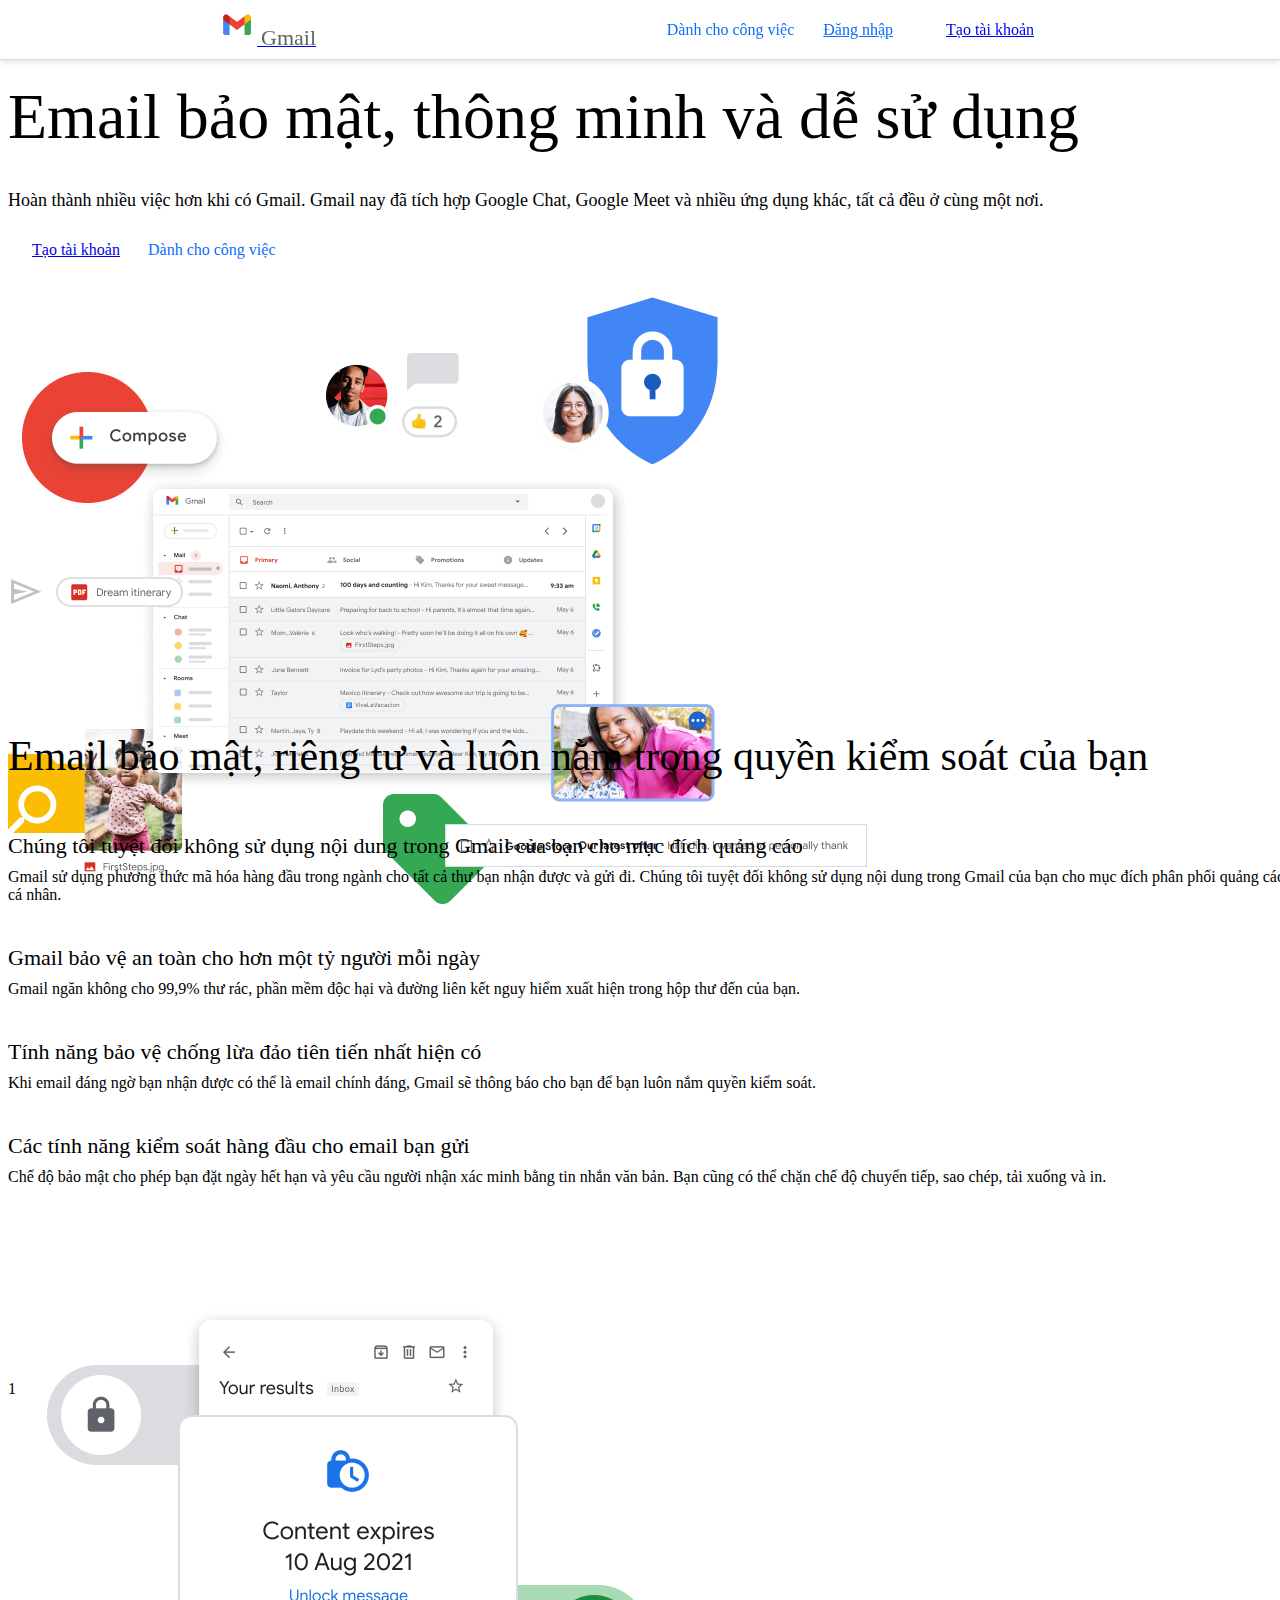
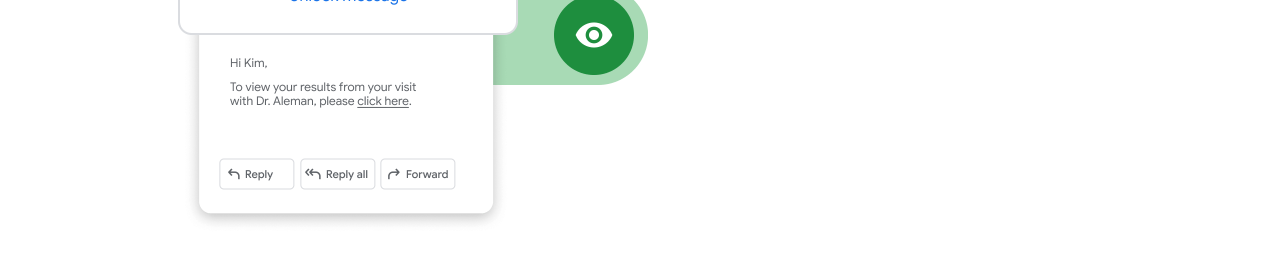
<file: index.html>
<!DOCTYPE html>
<html lang="en">

<head>
	<meta charset="UTF-8">
	<meta http-equiv="X-UA-Compatible" content="IE=edge">
	<meta name="viewport" content="width=device-width, initial-scale=1.0">
	<link rel="stylesheet" href="style.css">
	<link href="https://cdn.jsdelivr.net/npm/bootstrap@5.1.3/dist/css/bootstrap.min.css" rel="stylesheet"
		integrity="sha384-1BmE4kWBq78iYhFldvKuhfTAU6auU8tT94WrHftjDbrCEXSU1oBoqyl2QvZ6jIW3" crossorigin="anonymous">
	<title>Gmail: Email miễn phí, riêng tư và bảo mật | Google Workspace</title>
</head>

<body>
	<header class="header header--scrolled-past-hero" data-component="Header" data-component-mounted="true">
		<div class="header__container">
			<a class="navbar-brand" href="index.html">
				<img src="image/logo.jpg" alt="" style="margin: 0 5px 5px 0" height="30px">
				<span class="mobile-before-hero-only">Gmail</span>
			</a>
			<div class="navbar-brand">
				<a class="btn btn-cv" style="text-decoration: none; color: #0d6efd;" href="#">Dành cho công việc</a>
				<a class="btn btn-login" href="login.html" role="button">Đăng nhập</a>
				<a class="btn btn-primary" href="singup.html" role="button">Tạo tài khoản</a>
			</div>
		</div>

	</header>
	<main class="main">
		<div class="container">
			<div class="row">
				<div class="col align-self-center">
					<div class="col-title">
						Email bảo mật, thông minh và dễ sử dụng
					</div>
					<div class="col-body" style="font-size: 18px;">
						Hoàn thành nhiều việc hơn khi có Gmail. Gmail nay đã tích hợp Google Chat, Google Meet và nhiều ứng dụng khác, tất cả đều ở cùng một nơi.
					</div>
					<div class="col-button" style="margin-top: 30px;">
						<a class="btn btn-primary" href="singup.html" role="button">Tạo tài khoản</a>
						<a class="btn btn-cv" style="text-decoration: none; color: #0d6efd;" href="#">Dành cho công việc</a>
					</div>
				</div>
				<div class="col align-self-end">
					<img src="image/index1.jpg" style="width:860px;height:650px;" alt="">
				</div>
			</div>
			<div class="row">
				<div class="col align-self-center">
					<div class="col-content-title">
						Email bảo mật, riêng tư và luôn nằm trong quyền kiểm soát của bạn
					</div>
					<div class="col-chapter-title">
						Chúng tôi tuyệt đối không sử dụng nội dung trong Gmail của bạn cho mục đích quảng cáo
					</div>
					<div class="col-chapter-subtitle">
						Gmail sử dụng phương thức mã hóa hàng đầu trong ngành cho tất cả thư bạn nhận được và gửi đi. Chúng tôi tuyệt đối không sử dụng nội dung trong Gmail của bạn cho mục đích phân phối quảng cáo phù hợp với từng cá nhân. 
					</div>
					<div class="col-chapter-title">
						Gmail bảo vệ an toàn cho hơn một tỷ người mỗi ngày
					</div>
					<div class="col-chapter-subtitle">
						Gmail ngăn không cho 99,9% thư rác, phần mềm độc hại và đường liên kết nguy hiểm xuất hiện trong hộp thư đến của bạn.
					</div>
					<div class="col-chapter-title">
						Tính năng bảo vệ chống lừa đảo tiên tiến nhất hiện có
					</div>
					<div class="col-chapter-subtitle">
						Khi email đáng ngờ bạn nhận được có thể là email chính đáng, Gmail sẽ thông báo cho bạn để bạn luôn nắm quyền kiểm soát.
					</div>
					<div class="col-chapter-title">
						Các tính năng kiểm soát hàng đầu cho email bạn gửi
					</div>
					<div class="col-chapter-subtitle">
						Chế độ bảo mật cho phép bạn đặt ngày hết hạn và yêu cầu người nhận xác minh bằng tin nhắn văn bản. Bạn cũng có thể chặn chế độ chuyển tiếp, sao chép, tải xuống và in.
					</div>
				</div>
				<div class="col align-self-end">
					<img src="image/title1.jpg" style="width:860px;height:650px;" alt="">
				</div>
			</div>
		</div>
			<!-- <div class="feature__container">
			<div class="feature__chapter">
				<div class="feature__chapter__title ">
					Email bảo mật, thông minh và dễ sử dụng
				</div>
				<div class="feature__chapter__body feature__chapter__body--long">
					Hoàn thành nhiều việc hơn khi có Gmail. Gmail nay đã tích hợp Google Chat, Google Meet và nhiều ứng
					dụng khác, tất cả đều ở cùng một nơi.
				</div>
				<div class="feature__chapter__buttons">
					<div class="feature__chapter__button">
						<a class="button"
							href="https://accounts.google.com/signup/v2/webcreateaccount?service=mail&amp;continue=https%3A%2F%2Fmail.google.com%2Fmail%2F&amp;flowName=GlifWebSignIn&amp;flowEntry=SignUp"
							data-action="create an account" data-category="cta" data-label="hero"><span
								class="mobile-tablet-only">Tải Gmail</span><span class="laptop-desktop-only">Tạo tài
								khoản</span></a>
					</div>
					<div class="feature__chapter__button">
						<a class="button button--low"
							href="https://workspace.google.com/products/gmail/index.html?utm_source=gmailforwork&amp;utm_medium=et&amp;utm_campaign=global-xsell-website-ft-gmail_for_work_googleworkspacelink&amp;utm_content=forwork"
							data-action="for work" data-category="cta" data-label="hero">Dành cho công việc</a>
					</div>
				</div>
			</div>
			<div class="aspect-ratio-container a62044226ab22778">
				<div class="aspect-ratio-box">
					<img src="image/index1.jpg" alt="">
				</div>
			</div>
			<div class="feature__buttons">
				<div class="feature__button">
					<a class="button"
						href="https://accounts.google.com/signup/v2/webcreateaccount?service=mail&amp;continue=https%3A%2F%2Fmail.google.com%2Fmail%2F&amp;flowName=GlifWebSignIn&amp;flowEntry=SignUp"
						data-action="create an account" data-category="cta" data-label="hero"><span
							class="mobile-tablet-only">Tải Gmail</span><span class="laptop-desktop-only">Tạo tài
							khoản</span></a>
				</div>
				<div class="feature__button">
					<a class="button button--low"
						href="https://workspace.google.com/products/gmail/index.html?utm_source=gmailforwork&amp;utm_medium=et&amp;utm_campaign=global-xsell-website-ft-gmail_for_work_googleworkspacelink&amp;utm_content=forwork"
						data-action="for work" data-category="cta" data-label="hero">Dành cho công việc</a>
				</div>
			</div>
		</div> -->

	</main>

	<script src="https://cdn.jsdelivr.net/npm/bootstrap@5.1.3/dist/js/bootstrap.bundle.min.js"
		integrity="sha384-ka7Sk0Gln4gmtz2MlQnikT1wXgYsOg+OMhuP+IlRH9sENBO0LRn5q+8nbTov4+1p"
		crossorigin="anonymous"></script>
</body>

</html>1
</file>
<file: style.css>
.header {
    background: #fff;
    box-shadow: 0 2px 6px 0 rgba(0, 0, 0, .12), inset 0 -1px 0 0 #dadce0;
    left: 0;
    position: fixed;
    top: 0;
    width: 100%;
}
.header__container {
    margin: 0 150px;
    display: flex;
    align-items: center;
    flex-wrap: wrap;
    height: 60px;
    justify-content: space-between;
    padding: 0 72px;
}
.mobile-before-hero-only{
    color: #5f6368;
    font-size: 22px;
}
.btn.btn-login{
    padding:12px 24px;
    background: #fff;
    color: #0d6efd;
    border: 1px solid transparent;
}
.btn.btn-primary{
    padding: 12px 24px;
}
.main{
    margin-top: 80px;
}
.col-title{
    font-size: 64px;
    line-height: 74px;
    font-weight: 500;
    margin-bottom: 36px;
}
.row{
    width: 1400px;
    height: 650px;
}
.col-content-title{
    font-size: 42px;
    line-height: 52px;
    font-weight: 500;
    margin-bottom: 50px;
}
.col-chapter-title{
    font-size: 22px;
    line-height: 28px;
    font-weight: 500;
    margin-bottom: 8px;
}
.col-chapter-subtitle{
    font-size: 16px;
    margin-bottom: 40px;
}
/* .feature__chapter__title {
    color: #202124;
    font-family: "Google Sans", "Roboto", Arial, sans-serif;
    font-weight: 500;
    margin-bottom: 24px;
    color: #202124;
    font-size: 64px;
} */
/* .feature__container {
    direction: rtl;
    
    margin: 0 auto;
    display: grid;
    align-items: center;
    grid-row-gap: 30px
} */
</file>
